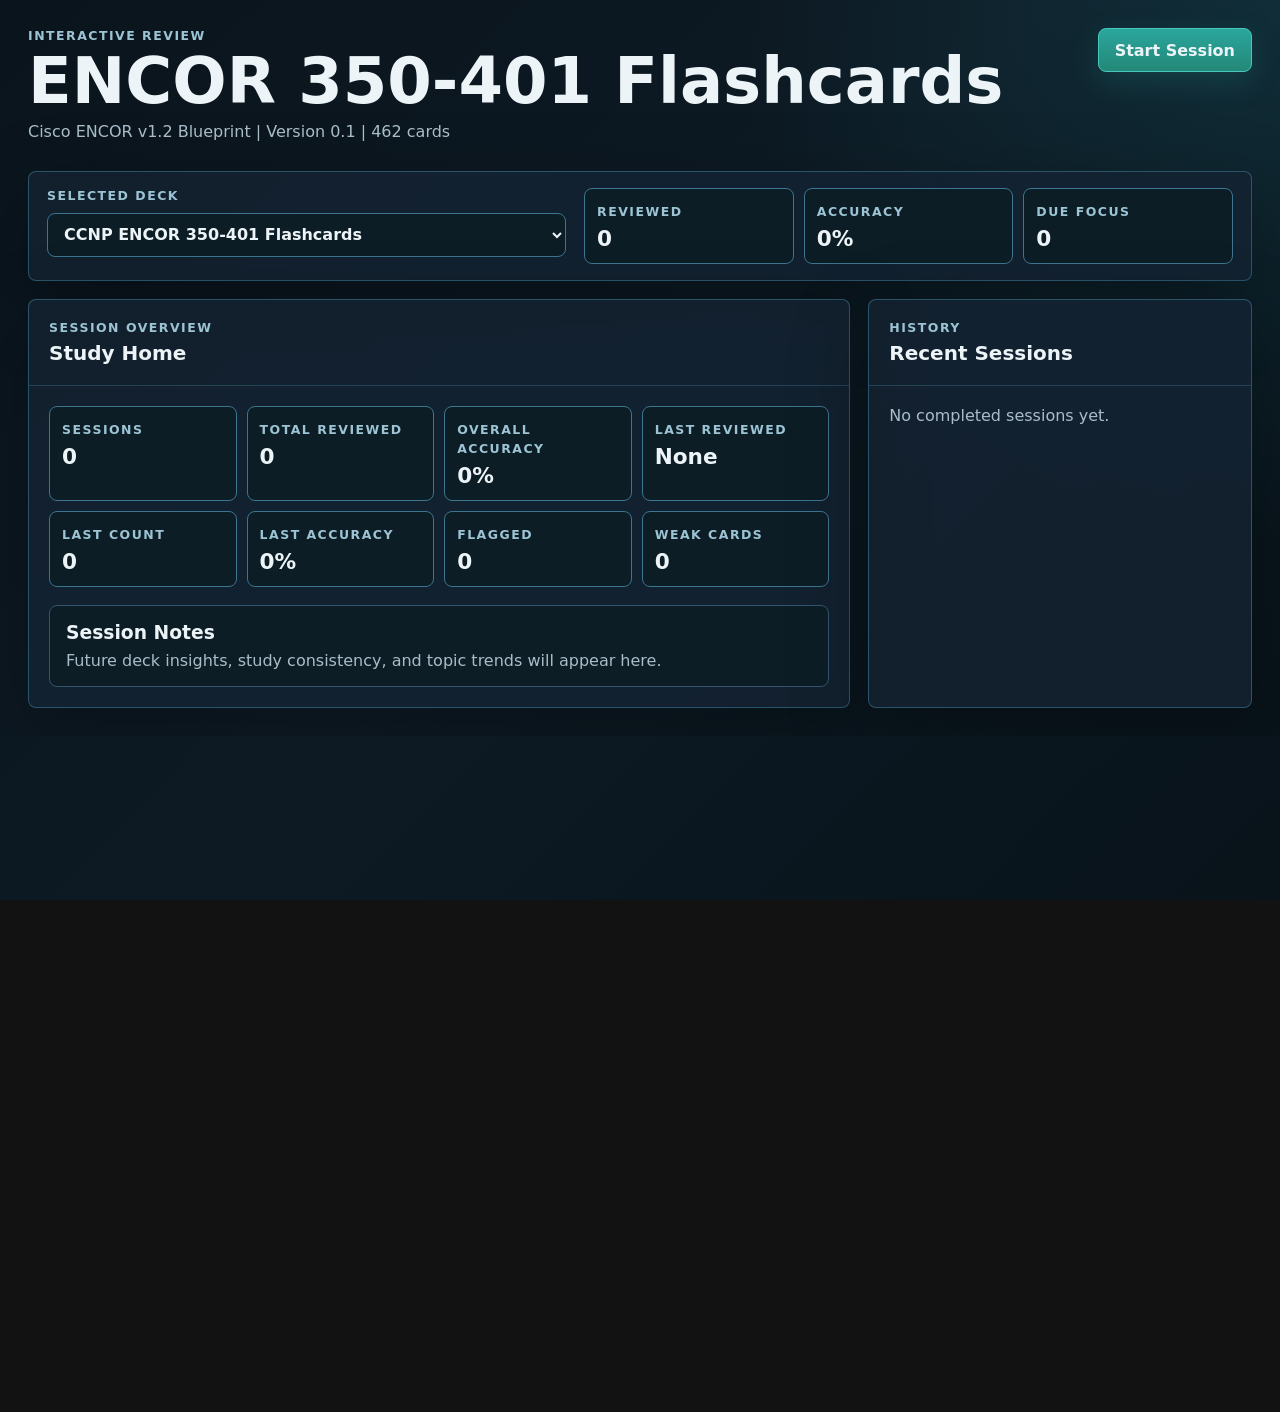
<file: index.html>
<!doctype html>
<html lang="en">
  <head>
    <meta charset="utf-8">
    <meta name="viewport" content="width=device-width, initial-scale=1">
    <meta http-equiv="refresh" content="0; url=./viewer/">
    <title>Flashcards</title>
    <link rel="canonical" href="./viewer/">
  </head>
  <body>
    <p><a href="./viewer/">Open the flashcard viewer</a></p>
  </body>
</html>
</file>
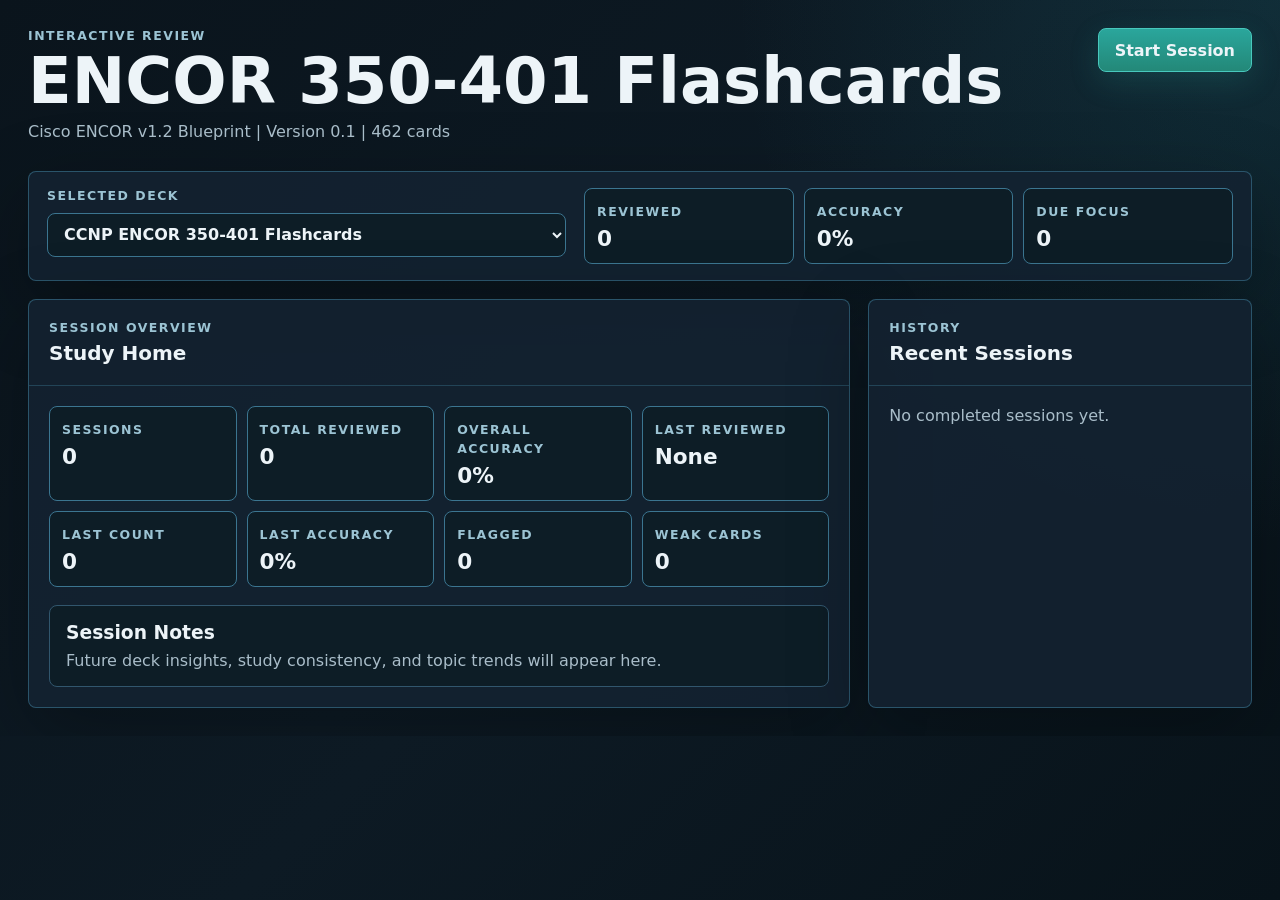
<file: viewer/index.html>
<!doctype html>
<html lang="en">
  <head>
    <meta charset="utf-8">
    <meta name="viewport" content="width=device-width, initial-scale=1">
    <title>Flashcards</title>
    <link rel="stylesheet" href="./styles.css?v=cr-011-controls-fix">
  </head>
  <body>
    <div class="app-shell">
      <header class="topbar">
        <div>
          <p class="eyebrow">Interactive Review</p>
          <h1 id="deckTitle">Flashcards</h1>
          <p class="deck-meta" id="deckMeta">Loading deck...</p>
        </div>
        <div class="topbar-actions">
          <button class="primary-button" id="startSessionButton" type="button">Start Session</button>
          <button class="secondary-button" id="resumeSessionButton" type="button" hidden>Resume Session</button>
          <button class="secondary-button danger-button" id="endSessionButton" type="button" hidden>End Session</button>
        </div>
      </header>

      <main>
        <section class="overview-panel is-compact" aria-label="Session overview">
          <div class="selected-deck-line">
            <p class="panel-label">Selected Deck</p>
            <div class="deck-picker-label">
              <select id="deckPicker" aria-label="Selected deck"></select>
            </div>
          </div>
          <div class="metric-grid overview-metrics">
            <article class="metric-card">
              <span>Reviewed</span>
              <strong id="reviewedMetric">0</strong>
            </article>
            <article class="metric-card">
              <span>Accuracy</span>
              <strong id="accuracyMetric">0%</strong>
            </article>
            <article class="metric-card">
              <span>Due Focus</span>
              <strong id="weakMetric">0</strong>
            </article>
          </div>
        </section>

        <section class="home-dashboard" id="homeDashboard" aria-label="Deck and session overview">
          <section class="panel home-panel">
            <div class="panel-heading">
              <div>
                <p class="panel-label">Session Overview</p>
                <h2>Study Home</h2>
              </div>
            </div>
            <div class="home-content">
              <div class="metric-grid home-metrics">
                <article class="metric-card">
                  <span>Sessions</span>
                  <strong id="totalSessionsMetric">0</strong>
                </article>
                <article class="metric-card">
                  <span>Total Reviewed</span>
                  <strong id="totalReviewedMetric">0</strong>
                </article>
                <article class="metric-card">
                  <span>Overall Accuracy</span>
                  <strong id="overallAccuracyMetric">0%</strong>
                </article>
                <article class="metric-card">
                  <span>Last Reviewed</span>
                  <strong id="lastReviewedMetric">None</strong>
                </article>
                <article class="metric-card">
                  <span>Last Count</span>
                  <strong id="lastCountMetric">0</strong>
                </article>
                <article class="metric-card">
                  <span>Last Accuracy</span>
                  <strong id="lastAccuracyMetric">0%</strong>
                </article>
                <article class="metric-card">
                  <span>Flagged</span>
                  <strong id="flaggedMetric">0</strong>
                </article>
                <article class="metric-card">
                  <span>Weak Cards</span>
                  <strong id="homeWeakMetric">0</strong>
                </article>
              </div>
              <section class="home-placeholder">
                <h3>Session Notes</h3>
                <p>Future deck insights, study consistency, and topic trends will appear here.</p>
              </section>
            </div>
          </section>

          <section class="panel home-panel">
            <div class="panel-heading">
              <div>
                <p class="panel-label">History</p>
                <h2>Recent Sessions</h2>
              </div>
            </div>
            <div class="session-history-list" id="sessionHistoryList"></div>
          </section>
        </section>

        <div class="focus-mobile-dock" id="focusMobileDock" hidden>
          <div class="focus-status-box" id="focusStatusBox">Loading deck...</div>
          <nav class="focus-bottom-nav" aria-label="Focus mode views">
            <button class="view-button is-active" type="button" data-view="main">Main</button>
            <button class="view-button" type="button" data-view="filters">Filters</button>
            <button class="view-button" type="button" data-view="review">Cards</button>
            <button class="view-button" type="button" data-view="progress">Stats</button>
          </nav>
        </div>

        <div class="workspace-grid">
          <section class="panel focus-main-panel" id="focusMainPanel" aria-live="polite" hidden>
            <div class="panel-heading">
              <div>
                <p class="panel-label">Focus Mode</p>
                <h2>Main</h2>
              </div>
            </div>
            <div class="focus-main-content">
              <div class="selected-deck-line">
                <p class="panel-label">Selected Deck</p>
                <h2 id="focusDeckTitle">Loading</h2>
              </div>
              <div class="metric-grid compact focus-main-metrics">
                <article class="metric-card">
                  <span>Filtered</span>
                  <strong id="focusFilteredMetric">0</strong>
                </article>
                <article class="metric-card">
                  <span>Reviewed</span>
                  <strong id="focusReviewedMetric">0</strong>
                </article>
                <article class="metric-card">
                  <span>Accuracy</span>
                  <strong id="focusAccuracyMetric">0%</strong>
                </article>
              </div>
              <div class="focus-main-actions">
                <button class="primary-button" id="focusResumeButton" type="button">Cards</button>
                <button class="chip-button" id="focusShuffleButton" type="button" aria-pressed="false">Shuffle Off</button>
                <button class="secondary-button" id="exitFocusButton" type="button">Exit Focus Mode</button>
              </div>
              <section class="focus-placeholder">
                <h3>Focus Dashboard</h3>
                <p>Future review insights will appear here.</p>
              </section>
            </div>
          </section>

          <section class="panel filter-panel" id="filterPanel">
            <div class="filter-summary">
              <span>
                <span class="panel-label">Review Source</span>
                <strong>Session Filters</strong>
              </span>
              <span class="filter-count" id="filterCount">0 cards</span>
              <button class="secondary-button filter-mode-toggle" id="filterModeButton" type="button" aria-label="Show advanced filters" aria-expanded="false" title="Show advanced filters">+</button>
            </div>

            <label>
              Search
              <input id="searchInput" type="search" placeholder="OSPF, QoS, dscp...">
            </label>

            <label>
              Domain
              <select id="domainFilter"></select>
            </label>

            <label class="advanced-filter">
              Topic
              <select id="topicFilter"></select>
            </label>

            <label class="advanced-filter">
              Subtopic
              <select id="subtopicFilter"></select>
            </label>

            <label class="advanced-filter">
              Difficulty
              <select id="difficultyFilter"></select>
            </label>

            <label>
              Type
              <select id="typeFilter"></select>
            </label>

            <label class="advanced-filter">
              Tag
              <select id="tagFilter"></select>
            </label>

            <label>
              Viewed
              <select id="viewedFilter">
                <option value="">All</option>
                <option value="viewed">Viewed</option>
                <option value="not-viewed">Not Viewed</option>
              </select>
            </label>

            <div class="segmented-control advanced-filter" role="group" aria-label="Session mode">
              <button type="button" class="mode-button is-active" data-mode="all">All</button>
              <button type="button" class="mode-button" data-mode="weak">Weak</button>
              <button type="button" class="mode-button" data-mode="marked">Marked</button>
            </div>

            <div class="filter-footer">
              <button class="secondary-button" id="clearFiltersButton" type="button">Clear Filters</button>
              <button class="primary-button" id="collapseFiltersButton" type="button">Review Cards</button>
            </div>
          </section>

          <section class="panel card-panel" aria-live="polite">
            <div class="panel-heading card-heading">
              <div>
                <p class="panel-label">Flashcard</p>
                <h2 id="cardTitle">Loading card</h2>
              </div>
              <div class="card-tools">
                <button class="chip-button focus-toggle-button" id="focusModeButton" type="button" aria-pressed="false">Focus Mode</button>
              </div>
            </div>

            <div class="card-breadcrumb" id="cardBreadcrumb"></div>

            <article class="flashcard">
              <div class="card-face" id="questionFace" role="button" tabindex="0" aria-label="Reveal answer">
                <div class="question-status-line">
                  <p class="face-label">Question</p>
                  <span class="flag-indicator" id="flagIndicator" aria-label="Flagged for review" hidden>⚑</span>
                  <span id="cardPosition">0 / 0</span>
                </div>
                <div id="frontContent" class="block-stack"></div>
              </div>

              <div class="card-face answer-face is-hidden" id="answerFace" role="button" tabindex="0" aria-label="Go to next question">
                <p class="face-label">Answer</p>
                <div id="backContent" class="block-stack"></div>
              </div>
            </article>

            <div class="action-bar is-hidden" id="actionBar">
              <button class="score-button flag" id="markButton" type="button" aria-label="Flag card and advance" title="Flag for review">
                <span class="unicode-icon" aria-hidden="true">⚑</span>
                <span class="visually-hidden">Flag</span>
              </button>
              <button class="score-button skip" id="skipButton" type="button" aria-label="Skip card" title="Skip">
                <span class="unicode-icon" aria-hidden="true">–</span>
                <span class="visually-hidden">Skip</span>
              </button>
              <button class="score-button incorrect" id="incorrectButton" type="button" aria-label="Mark incorrect" title="Incorrect">
                <span class="unicode-icon" aria-hidden="true">✕</span>
                <span class="visually-hidden">Incorrect</span>
              </button>
              <button class="score-button correct" id="correctButton" type="button" aria-label="Mark correct" title="Correct">
                <span class="unicode-icon" aria-hidden="true">✓</span>
                <span class="visually-hidden">Correct</span>
              </button>
            </div>

            <div class="nav-row">
              <button class="secondary-button nav-button" id="prevButton" type="button" aria-label="Previous card" title="Previous">‹</button>
              <button class="secondary-button nav-button info-nav-button" id="toggleTagsButton" type="button" aria-label="More info" aria-expanded="false" title="More info">⋯</button>
              <button class="secondary-button nav-button" id="nextButton" type="button" aria-label="Next card" title="Next">›</button>
            </div>

            <div class="card-meta-row" id="cardMeta" aria-label="Card tags" hidden></div>
          </section>

          <aside class="panel result-panel">
            <div class="panel-heading">
              <p class="panel-label">Study Stats</p>
              <h2>Stats</h2>
            </div>

            <div class="metric-grid compact">
              <article class="metric-card">
                <span>Reviewed</span>
                <strong id="statsReviewedMetric">0</strong>
              </article>
              <article class="metric-card">
                <span>Accuracy</span>
                <strong id="statsAccuracyMetric">0%</strong>
              </article>
              <article class="metric-card">
                <span>Correct</span>
                <strong id="correctMetric">0</strong>
              </article>
              <article class="metric-card">
                <span>Incorrect</span>
                <strong id="incorrectMetric">0</strong>
              </article>
              <article class="metric-card">
                <span>Skipped</span>
                <strong id="skippedMetric">0</strong>
              </article>
              <article class="metric-card">
                <span>Due Focus</span>
                <strong id="statsWeakMetric">0</strong>
              </article>
              <article class="metric-card">
                <span>Flagged</span>
                <strong id="statsFlaggedMetric">0</strong>
              </article>
            </div>

            <section class="progress-controls">
              <h3>Progress Controls</h3>
              <div class="control-row">
                <button class="secondary-button" id="exportProgressButton" type="button">Export</button>
                <label class="secondary-button import-button">
                  Import
                  <input id="importProgressInput" type="file" accept="application/json,.json">
                </label>
                <button class="secondary-button danger-button" id="resetProgressButton" type="button">Reset</button>
              </div>
            </section>

            <section class="weak-box">
              <h3>Weak Areas</h3>
              <div id="weakList" class="weak-list"></div>
            </section>

            <section class="session-box" id="sessionBox">
              <h3>Session Summary</h3>
              <p>Finish the session to record this review run.</p>
            </section>
          </aside>

          <section class="panel summary-panel" id="summaryPanel" aria-live="polite" hidden>
            <div class="panel-heading">
              <div>
                <p class="panel-label">Card Set</p>
                <h2>Summary</h2>
              </div>
            </div>
            <div class="summary-content" id="summaryContent">
              <p>Complete a filtered card set to see a summary.</p>
            </div>
            <div class="summary-actions">
              <button class="primary-button" id="reviewAgainButton" type="button">Review Again</button>
            </div>
          </section>
        </div>

      </main>
    </div>

    <template id="emptyStateTemplate">
      <div class="empty-state">
        <p>No cards match the current filters.</p>
        <button class="secondary-button" type="button" data-reset-filters>Reset Filters</button>
      </div>
    </template>

    <script src="./app.js?v=cr-011-controls-fix"></script>
  </body>
</html>
</file>
<file: viewer/styles.css>
:root {
  color-scheme: dark;
  --bg: #0b151d;
  --bg-soft: #101e29;
  --panel: #142331;
  --panel-deep: #0d1a23;
  --line: #2a4b62;
  --line-strong: #3b7590;
  --text: #edf4f8;
  --muted: #a9bdc9;
  --faint: #7896a8;
  --teal: #63d4dd;
  --teal-strong: #278f9f;
  --green: #87c36a;
  --amber: #f2b766;
  --red: #f06f78;
  --shadow: 0 24px 80px rgba(0, 0, 0, 0.28);
}

* {
  box-sizing: border-box;
}

html {
  min-height: 100%;
  overflow-x: hidden;
  background-color: #08131a;
  background:
    radial-gradient(circle at top right, rgba(39, 143, 159, 0.18), transparent 34rem),
    linear-gradient(135deg, #0a141c 0%, #0d1a24 52%, #08131a 100%);
}

body {
  min-height: 100%;
  width: 100%;
  overflow-x: hidden;
  margin: 0;
  background-color: #08131a;
  background:
    radial-gradient(circle at top right, rgba(39, 143, 159, 0.18), transparent 34rem),
    linear-gradient(135deg, #0a141c 0%, #0d1a24 52%, #08131a 100%);
  color: var(--text);
  font-family: Inter, ui-sans-serif, system-ui, -apple-system, BlinkMacSystemFont, "Segoe UI", sans-serif;
  letter-spacing: 0;
}

body::before {
  content: "";
  position: fixed;
  inset: 0;
  z-index: -1;
  background:
    radial-gradient(circle at top right, rgba(39, 143, 159, 0.18), transparent 34rem),
    linear-gradient(135deg, #0a141c 0%, #0d1a24 52%, #08131a 100%);
}

button,
input,
select {
  font: inherit;
}

button {
  cursor: pointer;
}

.app-shell {
  width: min(100%, 1480px);
  margin: 0 auto;
  padding: 28px;
}

.topbar {
  display: flex;
  justify-content: space-between;
  gap: 20px;
  align-items: flex-start;
  margin-bottom: 26px;
}

.topbar > div:first-child {
  min-width: 0;
}

.eyebrow,
.panel-label,
.face-label,
label,
.metric-card span {
  margin: 0;
  color: #9cc4d4;
  font-size: 0.78rem;
  font-weight: 800;
  letter-spacing: 0.12em;
  text-transform: uppercase;
}

.topbar h1 {
  margin: 8px 0 8px;
  font-size: clamp(2.25rem, 5vw, 4.1rem);
  line-height: 0.95;
  max-width: 100%;
  overflow-wrap: anywhere;
}

.deck-meta,
#deckDescription {
  max-width: 760px;
  margin: 0;
  color: var(--muted);
  font-size: 1rem;
  line-height: 1.55;
}

.topbar-actions,
.nav-row,
.action-bar {
  display: flex;
  gap: 10px;
  align-items: center;
  flex-wrap: wrap;
}

.primary-button,
.secondary-button,
.chip-button,
.score-button,
.icon-button,
.mode-button,
.view-button {
  min-height: 44px;
  border: 1px solid var(--line-strong);
  border-radius: 8px;
  background: #163142;
  color: var(--text);
  font-weight: 800;
  padding: 0 16px;
  transition: border-color 160ms ease, background 160ms ease, transform 160ms ease;
}

.primary-button {
  background: linear-gradient(180deg, #2aa69c, #238878);
  border-color: #48c8bd;
  box-shadow: 0 10px 30px rgba(42, 166, 156, 0.18);
}

.chip-button {
  border-color: #31536a;
  background: #122434;
  color: var(--muted);
}

.secondary-button:hover,
.chip-button:hover,
.icon-button:hover,
.meta-toggle-button:hover,
.mode-button:hover,
.primary-button:hover,
.score-button:hover {
  transform: translateY(-1px);
  border-color: var(--teal);
}

.overview-panel,
.panel {
  border: 1px solid rgba(59, 117, 144, 0.62);
  background: rgba(20, 35, 49, 0.88);
  box-shadow: var(--shadow);
}

.overview-panel {
  display: grid;
  grid-template-columns: minmax(320px, 1fr) minmax(360px, 1.25fr);
  gap: 18px;
  align-items: start;
  margin-bottom: 18px;
  border-radius: 8px;
  padding: 16px 18px;
}

.overview-panel h2,
.panel-heading h2,
.card-heading h2 {
  margin: 6px 0 0;
  font-size: 1.25rem;
}

.selected-deck-line {
  display: grid;
  gap: 10px;
  min-width: 0;
}

.selected-deck-line h2 {
  margin: 0;
  overflow: hidden;
  text-overflow: ellipsis;
  white-space: nowrap;
}

.deck-picker-label {
  display: grid;
  gap: 8px;
  width: 100%;
  max-width: 520px;
  min-width: 0;
}

.deck-picker-label select {
  display: block;
  width: 100%;
  inline-size: 100%;
  max-width: 100%;
  min-width: 0;
  min-height: 44px;
  border: 1px solid var(--line-strong);
  border-radius: 8px;
  background: #0d1d26;
  color: var(--text);
  padding: 0 12px;
  font: inherit;
  font-weight: 850;
  overflow: hidden;
  text-overflow: ellipsis;
  white-space: nowrap;
}

.deck-picker-label select:disabled {
  color: var(--muted);
}

.metric-grid {
  display: grid;
  grid-template-columns: repeat(3, minmax(0, 1fr));
  gap: 10px;
}

.overview-metrics {
  grid-template-columns: repeat(3, minmax(0, 1fr));
}

.metric-grid.compact {
  grid-template-columns: repeat(3, minmax(0, 1fr));
  padding: 0 20px 20px;
}

.metric-card {
  min-width: 0;
  min-height: 66px;
  padding: 12px;
  border: 1px solid var(--line-strong);
  border-radius: 8px;
  background: #0d1d26;
}

.metric-card strong {
  display: block;
  margin-top: 6px;
  font-size: 1.35rem;
  white-space: nowrap;
}

.workspace-grid {
  display: grid;
  grid-template-columns: 300px minmax(0, 1fr) 320px;
  gap: 18px;
}

.panel {
  border-radius: 8px;
  overflow: hidden;
}

.filter-summary {
  display: flex;
  justify-content: space-between;
  gap: 16px;
  align-items: center;
  min-height: 74px;
  padding: 16px 20px;
  border-bottom: 1px solid rgba(59, 117, 144, 0.42);
}

.filter-summary strong {
  display: block;
  margin-top: 6px;
  font-size: 1.25rem;
}

.filter-count {
  margin-left: auto;
  color: var(--text);
  font-size: 0.95rem;
  font-weight: 800;
  white-space: nowrap;
}

.filter-mode-toggle {
  display: grid;
  place-items: center;
  width: 34px;
  min-width: 34px;
  min-height: 34px;
  padding: 0;
  color: var(--teal);
  font-size: 1.35rem;
}

.filter-mode-toggle[aria-expanded="true"] {
  border-color: var(--teal);
}

.panel-heading {
  display: flex;
  justify-content: space-between;
  gap: 14px;
  align-items: flex-start;
  padding: 20px;
  border-bottom: 1px solid rgba(59, 117, 144, 0.42);
}

.filter-panel {
  align-self: start;
}

.filter-panel label {
  display: grid;
  gap: 8px;
  padding: 0 20px 16px;
}

.filter-panel label:first-of-type {
  padding-top: 20px;
}

.filter-panel .advanced-filter {
  display: none;
}

.filter-panel.show-all-filters .advanced-filter {
  display: grid;
}

input,
select {
  width: 100%;
  min-height: 46px;
  border: 1px solid var(--line-strong);
  border-radius: 8px;
  background: #0c1b24;
  color: var(--text);
  padding: 0 12px;
  outline: none;
}

input:focus,
select:focus {
  border-color: var(--teal);
  box-shadow: 0 0 0 3px rgba(99, 212, 221, 0.14);
}

.segmented-control {
  display: grid;
  grid-template-columns: repeat(3, 1fr);
  gap: 8px;
  padding: 4px 20px 20px;
}

.mode-button {
  padding: 0 10px;
  background: #102637;
  color: var(--muted);
}

.mode-button.is-active {
  background: #277c92;
  color: white;
}

.mobile-view-switcher {
  display: none;
}

.focus-main-panel,
.focus-mobile-dock {
  display: none;
}

.focus-mobile-dock {
  position: sticky;
  top: 0;
  z-index: 20;
  margin: 0 0 18px;
  border: 1px solid rgba(59, 117, 144, 0.62);
  border-radius: 8px;
  background: rgba(8, 19, 26, 0.96);
  padding: 8px;
  box-shadow: var(--shadow);
}

.focus-status-box {
  border: 1px solid rgba(99, 212, 221, 0.58);
  border-radius: 8px;
  background: rgba(8, 19, 26, 0.92);
  padding: 10px 12px;
  color: var(--muted);
  font-size: 0.86rem;
  font-weight: 900;
  overflow: hidden;
  text-overflow: ellipsis;
  white-space: nowrap;
}

.focus-bottom-nav {
  display: grid;
  grid-template-columns: repeat(4, minmax(0, 1fr));
  gap: 8px;
  margin-top: 8px;
}

.filter-footer {
  display: grid;
  gap: 8px;
  padding: 0 20px 20px;
}

.filter-footer button {
  width: 100%;
}

.home-dashboard {
  display: grid;
  grid-template-columns: minmax(0, 1.5fr) minmax(320px, 0.7fr);
  gap: 18px;
}

.home-content {
  display: grid;
  gap: 18px;
  padding: 20px;
}

.home-metrics {
  grid-template-columns: repeat(4, minmax(0, 1fr));
}

.home-placeholder {
  border: 1px solid #31566d;
  border-radius: 8px;
  background: #0d1d26;
  padding: 16px;
}

.home-placeholder h3,
.home-placeholder p {
  margin: 0;
}

.home-placeholder p {
  margin-top: 8px;
  color: var(--muted);
}

.session-history-list {
  display: grid;
  gap: 10px;
  padding: 20px;
}

.session-history-list > p {
  margin: 0;
  color: var(--muted);
}

.session-history-card {
  display: grid;
  gap: 5px;
  border: 1px solid #31566d;
  border-radius: 8px;
  background: #0d1d26;
  padding: 12px;
}

.session-history-card span {
  color: var(--muted);
}

.card-panel {
  min-width: 0;
}

.icon-button,
.meta-toggle-button {
  min-width: 52px;
  background: #17364a;
  color: var(--muted);
}

.icon-button.is-active,
.meta-toggle-button[aria-expanded="true"] {
  border-color: var(--amber);
  color: var(--amber);
}

.card-meta-row {
  display: flex;
  gap: 8px;
  flex-wrap: wrap;
  padding: 0 20px 20px;
}

.card-tools {
  display: flex;
  gap: 8px;
  flex-wrap: wrap;
  justify-content: flex-end;
}

.card-breadcrumb {
  padding: 14px 20px 0;
  color: #b8d1dc;
  font-size: 0.92rem;
  font-weight: 800;
  line-height: 1.35;
}

.card-heading h2,
.card-breadcrumb {
  display: none;
}

.question-status-line {
  display: flex;
  justify-content: space-between;
  gap: 12px;
  align-items: center;
}

.question-status-line span {
  color: var(--teal);
  font-size: 0.85rem;
  font-weight: 900;
  white-space: nowrap;
}

.question-status-line .flag-indicator {
  margin-left: auto;
  color: var(--amber);
  font-size: 1.15rem;
}

.pill {
  display: inline-flex;
  align-items: center;
  min-height: 30px;
  border: 1px solid #31566d;
  border-radius: 999px;
  padding: 0 10px;
  color: var(--muted);
  background: #0e1e28;
  font-size: 0.82rem;
  font-weight: 800;
}

.flashcard {
  padding: 20px;
}

.card-face {
  border: 1px solid #31566d;
  border-radius: 8px;
  background: #0b1a22;
  padding: 20px;
  cursor: pointer;
  transition: border-color 160ms ease, background 160ms ease;
}

.card-face:focus-visible,
.card-face:hover {
  border-color: var(--teal);
  outline: none;
}

.answer-face {
  margin-top: 14px;
  border-color: rgba(135, 195, 106, 0.78);
}

.is-hidden {
  display: none !important;
}

[hidden] {
  display: none !important;
}

.block-stack {
  display: grid;
  gap: 14px;
  margin-top: 12px;
  color: #dce8ee;
  line-height: 1.65;
}

.block-stack p,
.block-stack h3,
.block-stack ol,
.block-stack ul {
  margin-top: 0;
  margin-bottom: 0;
}

.block-stack h3 {
  font-size: 1.1rem;
}

pre {
  max-width: 100%;
  overflow-x: auto;
  margin: 0;
  border: 1px solid #31566d;
  border-radius: 8px;
  background: #07131a;
  padding: 16px;
  color: #c5f6ff;
  line-height: 1.5;
}

code {
  font-family: "SFMono-Regular", Consolas, "Liberation Mono", monospace;
}

.table-wrap {
  max-width: 100%;
  overflow-x: auto;
  border: 1px solid #31566d;
  border-radius: 8px;
}

table {
  width: 100%;
  min-width: 520px;
  border-collapse: collapse;
}

th,
td {
  padding: 12px;
  border-bottom: 1px solid #244759;
  text-align: left;
}

th {
  color: #aee6ef;
  background: #102738;
}

tr:last-child td {
  border-bottom: 0;
}

.callout {
  border: 1px solid rgba(99, 212, 221, 0.65);
  border-left: 4px solid var(--teal);
  border-radius: 8px;
  background: rgba(99, 212, 221, 0.08);
  padding: 14px;
}

.action-bar {
  display: grid;
  grid-template-columns: repeat(4, minmax(0, 1fr));
  flex-wrap: nowrap;
  padding: 0 20px 18px;
}

.score-button,
.nav-button {
  display: grid;
  place-items: center;
  min-height: 48px;
}

.action-bar .score-button {
  width: 100%;
  min-width: 0;
  padding: 0 8px;
}

.unicode-icon {
  display: block;
  color: currentColor;
  font-size: 1.65rem;
  line-height: 1;
}

.visually-hidden {
  position: absolute;
  width: 1px;
  height: 1px;
  overflow: hidden;
  clip: rect(0 0 0 0);
  white-space: nowrap;
  clip-path: inset(50%);
}

.score-button.correct {
  border-color: rgba(135, 195, 106, 0.92);
  background: rgba(85, 132, 68, 0.35);
}

.score-button.flag {
  border-color: rgba(99, 212, 221, 0.82);
  background: rgba(39, 143, 159, 0.18);
}

.score-button.flag.is-active {
  border-color: var(--amber);
  color: var(--amber);
}

.score-button.incorrect {
  border-color: rgba(240, 111, 120, 0.86);
  background: rgba(144, 58, 66, 0.35);
}

.score-button.skip {
  border-color: rgba(99, 212, 221, 0.82);
  background: rgba(39, 143, 159, 0.18);
  color: var(--teal);
}

.nav-row {
  display: grid;
  grid-template-columns: repeat(3, 1fr);
  padding: 0 20px 20px;
}

.nav-button {
  font-size: 1.35rem;
  -webkit-tap-highlight-color: transparent;
  touch-action: manipulation;
}

.info-nav-button[aria-expanded="true"] {
  border-color: var(--teal);
  color: var(--teal);
}

@media (hover: none) {
  #prevButton:hover,
  #nextButton:hover,
  #prevButton:active,
  #nextButton:active,
  #prevButton:focus:not(:focus-visible),
  #nextButton:focus:not(:focus-visible) {
    border-color: var(--line-strong);
    background: #163142;
    color: var(--text);
    transform: none;
  }
}

.card-meta-compact {
  display: flex;
  align-items: center;
  gap: 10px;
  padding: 0 20px 12px;
  color: var(--muted);
  font-weight: 900;
}

.card-meta-compact span + span::before {
  content: "|";
  margin-right: 10px;
  color: var(--line-strong);
}

.meta-toggle-button {
  display: grid;
  place-items: center;
  width: 42px;
  min-width: 42px;
  min-height: 36px;
  margin-left: auto;
  padding: 0;
  border: 1px solid var(--line-strong);
  border-radius: 8px;
  font-size: 1.25rem;
}

.result-panel {
  align-self: start;
}

.focus-main-panel {
  grid-column: 1 / -1;
  align-self: start;
}

.focus-main-content {
  display: grid;
  gap: 18px;
  padding: 20px;
}

.focus-main-metrics.metric-grid.compact {
  padding: 0;
}

.focus-main-actions {
  display: grid;
  grid-template-columns: repeat(4, minmax(0, 1fr));
  gap: 10px;
}

.focus-placeholder {
  border: 1px solid #31566d;
  border-radius: 8px;
  background: #0d1d26;
  padding: 16px;
}

.focus-placeholder h3,
.focus-placeholder p {
  margin: 0;
}

.focus-placeholder p {
  margin-top: 8px;
  color: var(--muted);
}

.summary-panel {
  display: none;
  grid-column: 1 / -1;
  align-self: start;
}

.summary-content {
  display: grid;
  grid-template-columns: repeat(6, minmax(0, 1fr));
  gap: 10px;
  padding: 20px;
}

.summary-actions {
  display: grid;
  grid-template-columns: repeat(2, minmax(0, 1fr));
  gap: 10px;
  padding: 0 20px 20px;
}

.progress-controls,
.weak-box,
.session-box {
  padding: 20px;
  border-top: 1px solid rgba(59, 117, 144, 0.42);
}

.progress-controls h3,
.weak-box h3,
.session-box h3 {
  margin: 0 0 12px;
  font-size: 1rem;
}

.weak-list {
  display: grid;
  gap: 10px;
}

.weak-card {
  display: grid;
  gap: 5px;
  border: 1px solid #31566d;
  border-radius: 8px;
  padding: 12px;
  background: #0d1d26;
  color: var(--muted);
  text-decoration: none;
}

.weak-card strong {
  color: var(--text);
}

.control-row {
  display: grid;
  grid-template-columns: repeat(3, minmax(0, 1fr));
  gap: 8px;
}

.control-row .secondary-button,
.import-button {
  display: grid;
  place-items: center;
  min-height: 42px;
  padding: 0 10px;
  text-align: center;
}

.import-button input {
  position: absolute;
  width: 1px;
  height: 1px;
  opacity: 0;
  pointer-events: none;
}

.danger-button {
  border-color: rgba(240, 111, 120, 0.74);
  color: #ffd3d6;
}

.empty-state {
  display: grid;
  justify-items: center;
  gap: 14px;
  padding: 44px 20px;
  text-align: center;
  color: var(--muted);
}

button:disabled {
  cursor: not-allowed;
  opacity: 0.45;
  transform: none;
}

body.is-focus-mode .topbar,
body.is-focus-mode .overview-panel,
body.is-focus-mode .home-dashboard,
body.is-focus-mode .topbar-actions {
  display: none;
}

body.is-focus-mode .app-shell {
  max-width: 920px;
}

body.is-focus-mode .workspace-grid {
  grid-template-columns: 1fr;
}

body.is-focus-mode .card-panel {
  min-height: min(760px, calc(100vh - 150px));
}

body.is-focus-mode .focus-main-panel {
  display: block;
}

body.is-focus-mode .focus-mobile-dock {
  display: grid;
}

body.is-answer-visible .nav-row {
  display: none;
}

body.is-focus-mode .card-breadcrumb,
body.is-focus-mode .card-meta-compact {
  display: none;
}

body.is-focus-mode .flashcard {
  padding-bottom: 18px;
}

@media (max-width: 1120px) {
  .overview-panel,
  .workspace-grid,
  .home-dashboard {
    grid-template-columns: 1fr;
  }

  .metric-grid.compact {
    grid-template-columns: repeat(3, minmax(0, 1fr));
  }
}

@media (max-width: 720px) {
  .app-shell {
    width: 100vw;
    inline-size: 100vw;
    max-width: 100%;
    margin: 0;
    padding: 12px;
    overflow-x: hidden;
  }

  .topbar,
  main,
  .overview-panel,
  .home-dashboard,
  .home-content,
  .home-metrics,
  .workspace-grid,
  .panel,
  .home-panel {
    width: 100%;
    max-width: 100%;
    min-width: 0;
  }

  .topbar {
    display: grid;
    gap: 12px;
    margin-bottom: 12px;
  }

  .eyebrow,
  .deck-meta {
    display: none;
  }

  .topbar h1 {
    margin: 0;
    font-size: 1.55rem;
    line-height: 1.1;
  }

  .topbar-actions {
    display: grid;
    grid-template-columns: 1fr 1fr;
  }

  .overview-panel {
    grid-template-columns: minmax(0, 1fr);
    gap: 12px;
    padding: 12px;
  }

  .deck-picker-label {
    max-width: none;
  }

  .mobile-view-switcher {
    position: sticky;
    top: 0;
    z-index: 10;
    display: grid;
    grid-template-columns: repeat(3, minmax(0, 1fr));
    gap: 6px;
    margin: 0 0 12px;
    padding: 8px 0;
    background: rgba(8, 19, 26, 0.94);
    backdrop-filter: blur(10px);
  }

  body.is-focus-mode .focus-mobile-dock {
    position: sticky;
    top: 0;
    gap: 8px;
    margin: 0 0 12px;
  }

  .focus-status-box {
    font-size: 0.78rem;
  }

  .focus-bottom-nav {
    gap: 6px;
  }

  .view-button {
    min-height: 40px;
    padding: 0 6px;
    background: #102637;
    color: var(--muted);
    font-size: 0.84rem;
  }

  .view-button.is-active {
    border-color: var(--teal);
    background: #277c92;
    color: var(--text);
  }

  body[data-active-view="filters"] .card-panel,
  body[data-active-view="filters"] .result-panel,
  body[data-active-view="filters"] .summary-panel,
  body[data-active-view="review"] .filter-panel,
  body[data-active-view="review"] .result-panel,
  body[data-active-view="review"] .summary-panel,
  body[data-active-view="progress"] .filter-panel,
  body[data-active-view="progress"] .card-panel,
  body[data-active-view="progress"] .summary-panel,
  body[data-active-view="main"] .filter-panel,
  body[data-active-view="main"] .card-panel,
  body[data-active-view="main"] .result-panel {
    display: none;
  }

  body[data-active-view="main"] .focus-main-panel,
  body[data-active-view="filters"] .filter-panel,
  body[data-active-view="review"] .card-panel,
  body[data-active-view="progress"] .result-panel {
    display: block;
  }

  body.is-focus-mode .topbar,
  body.is-focus-mode .overview-panel {
    display: none;
  }

  .selected-deck-line h2 {
    font-size: 1rem;
    white-space: normal;
  }

  .overview-metrics {
    grid-template-columns: repeat(3, minmax(0, 1fr));
    gap: 6px;
  }

  .home-metrics {
    grid-template-columns: repeat(2, minmax(0, 1fr));
  }

  .home-dashboard {
    gap: 12px;
  }

  .home-content {
    padding: 12px;
  }

  .home-metrics .metric-card {
    overflow: hidden;
  }

  .home-metrics .metric-card strong {
    white-space: normal;
    overflow-wrap: anywhere;
    line-height: 1.1;
  }

  .metric-card {
    min-height: 54px;
    padding: 8px 6px;
  }

  .metric-card span {
    font-size: 0.58rem;
    letter-spacing: 0.06em;
  }

  .metric-card strong {
    font-size: 0.95rem;
  }

  .filter-summary,
  .panel-heading {
    min-height: 58px;
    padding: 12px;
  }

  .filter-summary strong,
  .panel-heading h2 {
    font-size: 1rem;
  }

  .filter-count {
    font-size: 0.82rem;
  }

  .filter-panel label,
  .filter-panel label:first-of-type {
    padding: 0 12px 12px;
  }

  .filter-panel label:first-of-type {
    padding-top: 12px;
  }

  .segmented-control,
  .filter-footer {
    padding-left: 12px;
    padding-right: 12px;
  }

  .card-heading {
    align-items: center;
    gap: 10px;
  }

  .card-heading > div:first-child {
    min-width: 0;
  }

  .card-heading h2 {
    overflow-wrap: anywhere;
  }

  .card-tools .icon-button {
    min-width: 48px;
    padding: 0 10px;
  }

  body.is-focus-mode .card-tools {
    display: none;
  }

  body.is-focus-mode .focus-main-actions {
    grid-template-columns: 1fr;
  }

  .flashcard,
  .card-breadcrumb,
  .card-meta-row,
  .action-bar,
  .nav-row,
  .card-meta-compact {
    padding-left: 12px;
    padding-right: 12px;
  }

  .flashcard {
    padding-top: 12px;
  }

  .card-face {
    padding: 16px;
  }

  .block-stack {
    gap: 10px;
    font-size: 1.02rem;
  }

  .card-breadcrumb {
    padding-top: 12px;
    font-size: 0.84rem;
  }

  .card-meta-compact {
    padding-bottom: 10px;
    font-size: 0.9rem;
  }

  .action-bar,
  .nav-row {
    gap: 8px;
  }

  .progress-controls,
  .weak-box,
  .session-box {
    padding: 14px 12px;
  }

  .summary-content {
    grid-template-columns: repeat(2, minmax(0, 1fr));
    padding: 12px;
  }

  .summary-actions {
    grid-template-columns: 1fr;
    padding: 0 12px 12px;
  }
}
</file>
